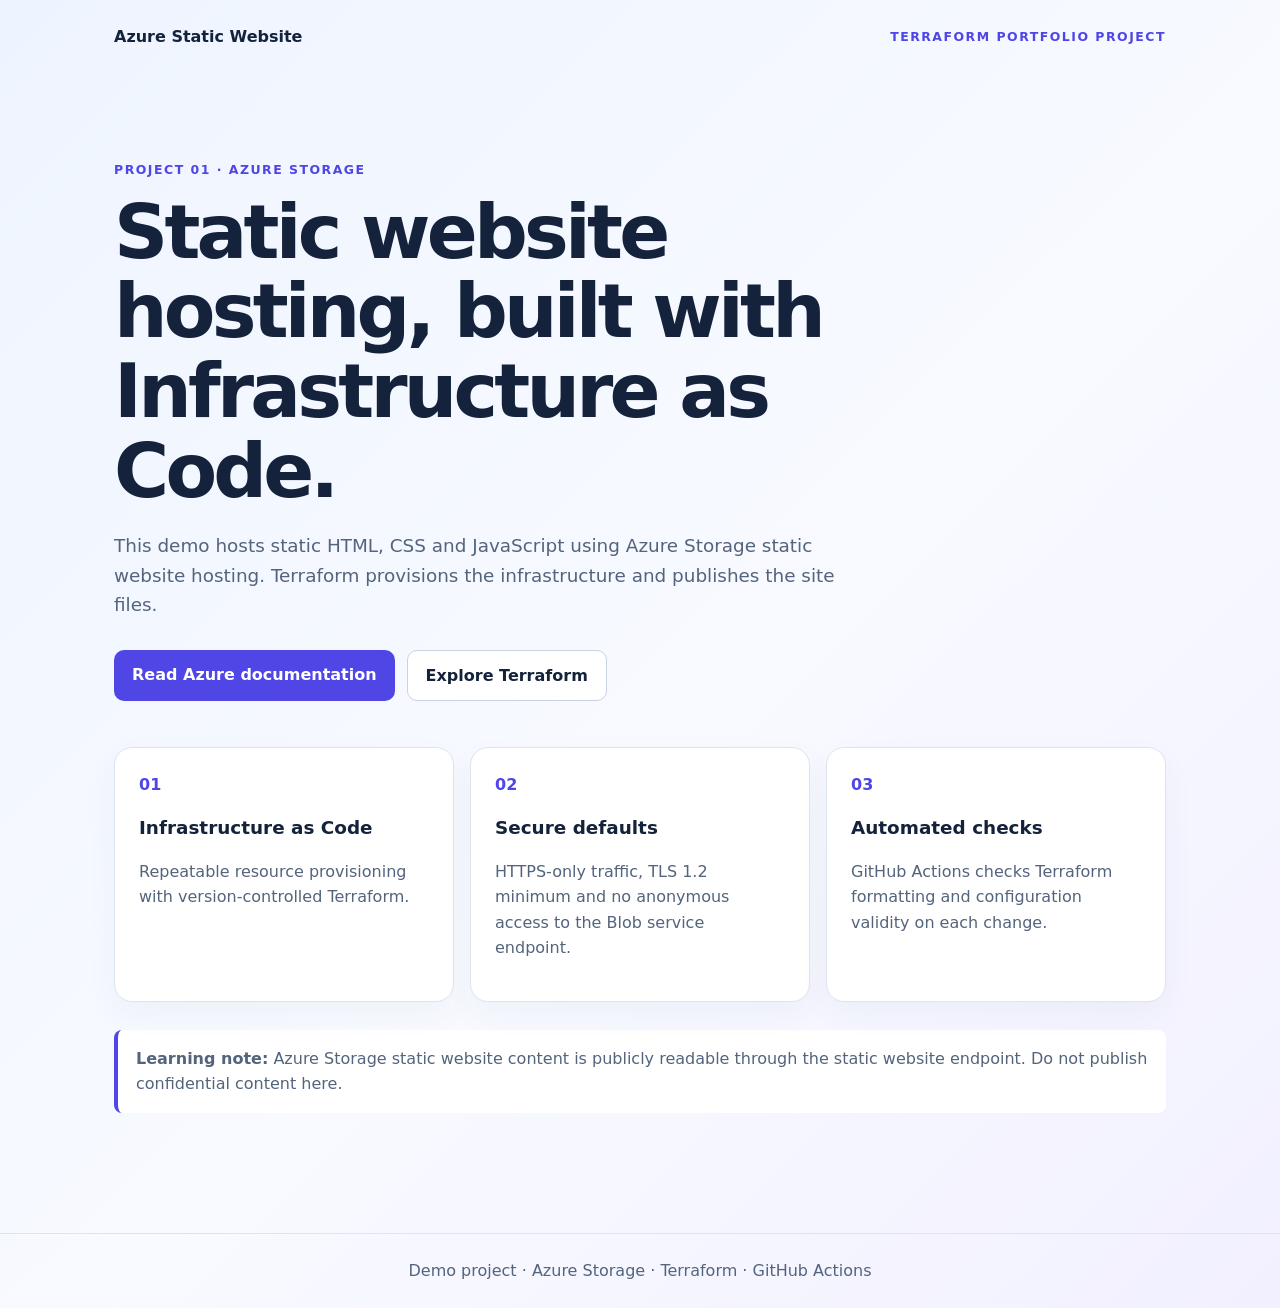
<file: website/index.html>
<!doctype html>
<html lang="en">
<head>
  <meta charset="utf-8">
  <meta name="viewport" content="width=device-width, initial-scale=1">
  <meta name="description" content="A portfolio demo of static website hosting on Azure Storage provisioned with Terraform.">
  <title>Azure Static Website | Terraform Portfolio</title>
  <link rel="stylesheet" href="styles.css">
</head>
<body>
  <header class="site-header">
    <a class="brand" href="/">Azure Static Website</a>
    <span class="tag">Terraform Portfolio Project</span>
  </header>
  <main class="hero">
    <p class="eyebrow">PROJECT 01 · AZURE STORAGE</p>
    <h1>Static website hosting, built with Infrastructure as Code.</h1>
    <p class="intro">This demo hosts static HTML, CSS and JavaScript using Azure Storage static website hosting. Terraform provisions the infrastructure and publishes the site files.</p>
    <div class="actions">
      <a class="button primary" href="https://learn.microsoft.com/en-us/azure/storage/blobs/storage-blob-static-website" target="_blank" rel="noopener noreferrer">Read Azure documentation</a>
      <a class="button secondary" href="https://developer.hashicorp.com/terraform" target="_blank" rel="noopener noreferrer">Explore Terraform</a>
    </div>
    <section class="cards" aria-label="Project highlights">
      <article class="card"><span class="number">01</span><h2>Infrastructure as Code</h2><p>Repeatable resource provisioning with version-controlled Terraform.</p></article>
      <article class="card"><span class="number">02</span><h2>Secure defaults</h2><p>HTTPS-only traffic, TLS 1.2 minimum and no anonymous access to the Blob service endpoint.</p></article>
      <article class="card"><span class="number">03</span><h2>Automated checks</h2><p>GitHub Actions checks Terraform formatting and configuration validity on each change.</p></article>
    </section>
    <p class="note"><strong>Learning note:</strong> Azure Storage static website content is publicly readable through the static website endpoint. Do not publish confidential content here.</p>
  </main>
  <footer>Demo project · Azure Storage · Terraform · GitHub Actions</footer>
</body>
</html>
</file>
<file: website/styles.css>
:root {
  color-scheme: light;
  --ink: #14233b;
  --muted: #53647c;
  --accent: #4f46e5;
  --line: #dce4ef;
  --panel: #ffffff;
}
* { box-sizing: border-box; }
body {
  margin: 0;
  background: linear-gradient(135deg, #eef4ff 0%, #f8faff 55%, #f2f0ff 100%);
  color: var(--ink);
  font-family: Inter, ui-sans-serif, system-ui, -apple-system, "Segoe UI", sans-serif;
  line-height: 1.6;
}
.site-header {
  max-width: 1100px; margin: 0 auto; padding: 24px;
  display: flex; align-items: center; justify-content: space-between; gap: 16px;
}
.brand { color: var(--ink); font-weight: 800; text-decoration: none; }
.tag, .eyebrow { color: var(--accent); font-size: .78rem; font-weight: 800; letter-spacing: .12em; text-transform: uppercase; }
.hero { max-width: 1100px; margin: 50px auto 80px; padding: 24px; }
h1 { max-width: 850px; margin: 12px 0 20px; font-size: clamp(2.5rem, 6vw, 4.7rem); line-height: 1.06; letter-spacing: -.05em; }
.intro { max-width: 760px; color: var(--muted); font-size: 1.15rem; }
.actions { display: flex; flex-wrap: wrap; gap: 12px; margin: 30px 0 46px; }
.button { display: inline-block; padding: 12px 18px; border-radius: 10px; font-weight: 700; text-decoration: none; }
.primary { background: var(--accent); color: white; }
.secondary { border: 1px solid #c8d2e2; background: white; color: var(--ink); }
.cards { display: grid; grid-template-columns: repeat(3, minmax(0, 1fr)); gap: 16px; }
.card { padding: 24px; border: 1px solid var(--line); border-radius: 18px; background: var(--panel); box-shadow: 0 12px 32px #223a5b0b; }
.number { color: var(--accent); font-weight: 800; }
.card h2 { font-size: 1.15rem; }
.card p, .note { color: var(--muted); }
.note { margin-top: 28px; padding: 16px 18px; border-left: 4px solid var(--accent); background: #fff; border-radius: 8px; }
footer { padding: 24px; border-top: 1px solid var(--line); color: var(--muted); text-align: center; }
.error-page { min-height: 65vh; display: flex; flex-direction: column; align-items: flex-start; justify-content: center; }
@media (max-width: 720px) {
  .site-header { align-items: flex-start; flex-direction: column; }
  .hero { margin-top: 20px; }
  .cards { grid-template-columns: 1fr; }
}
</file>
